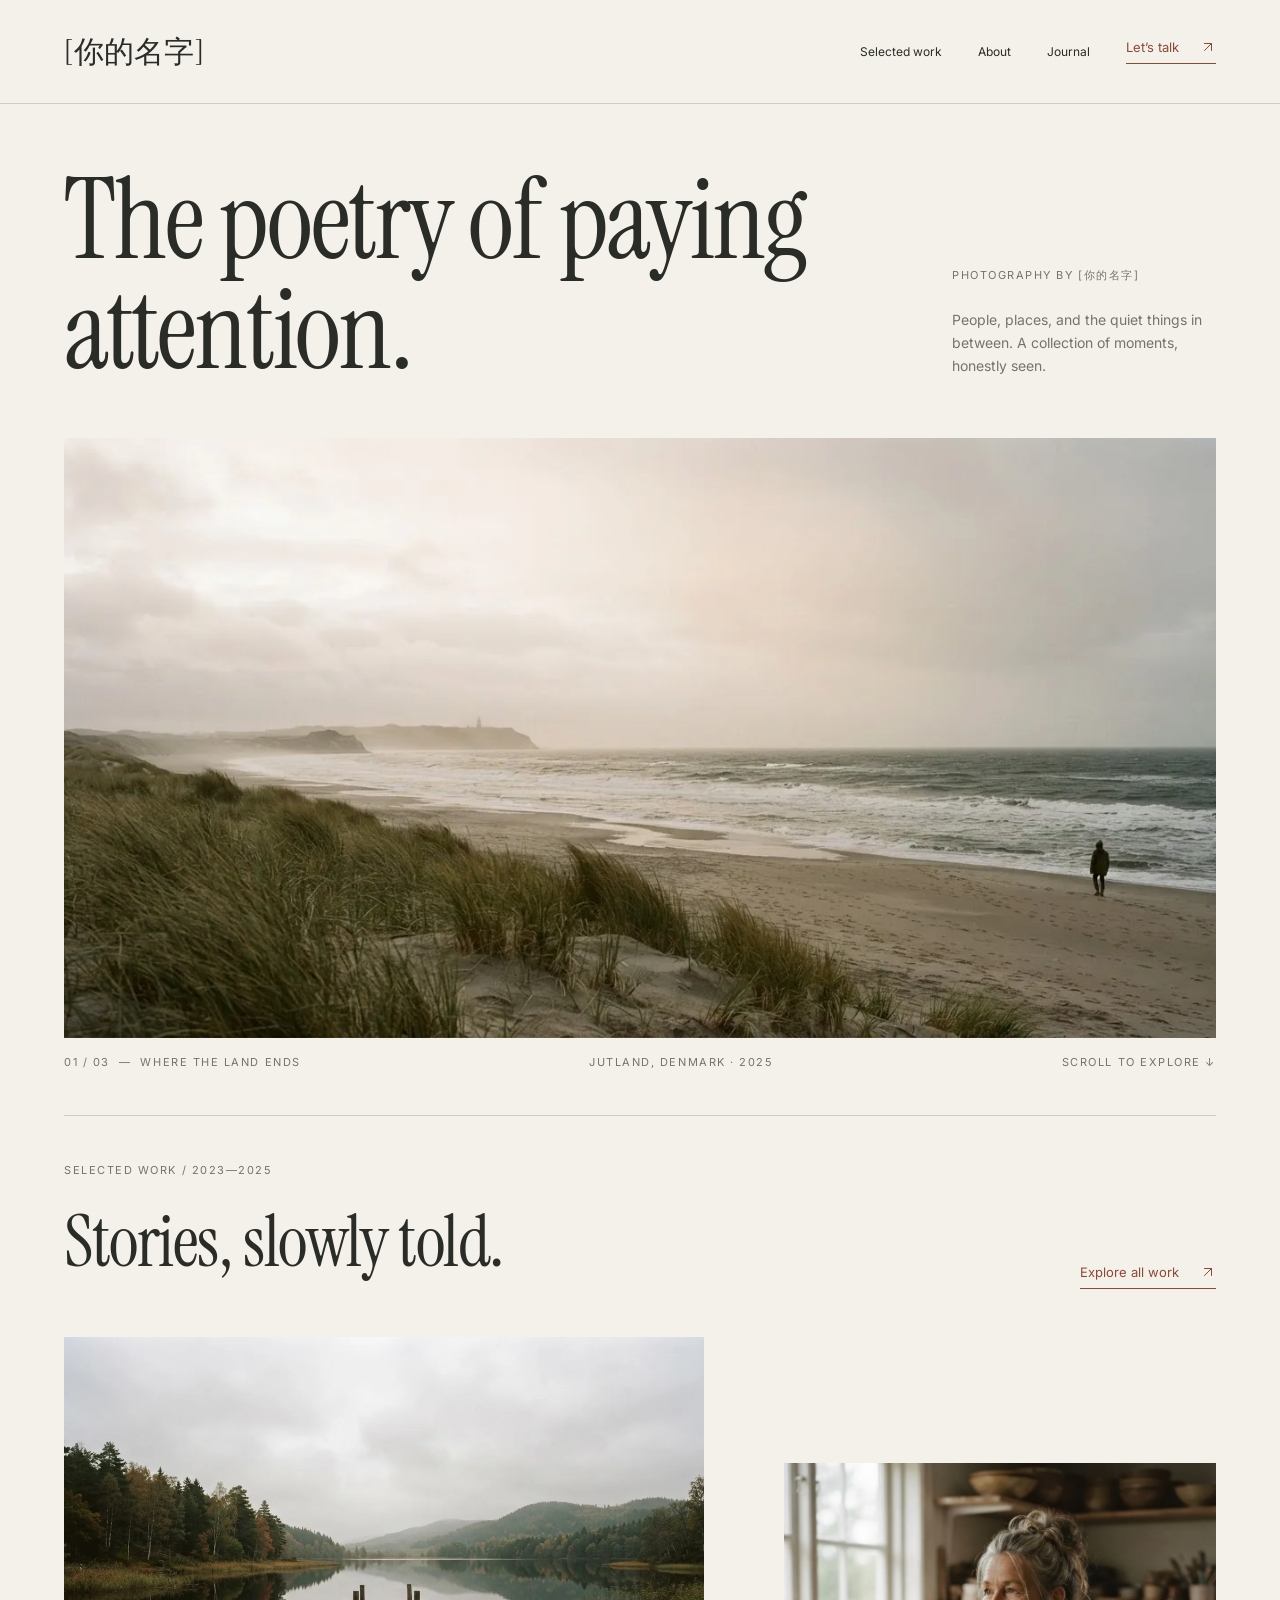
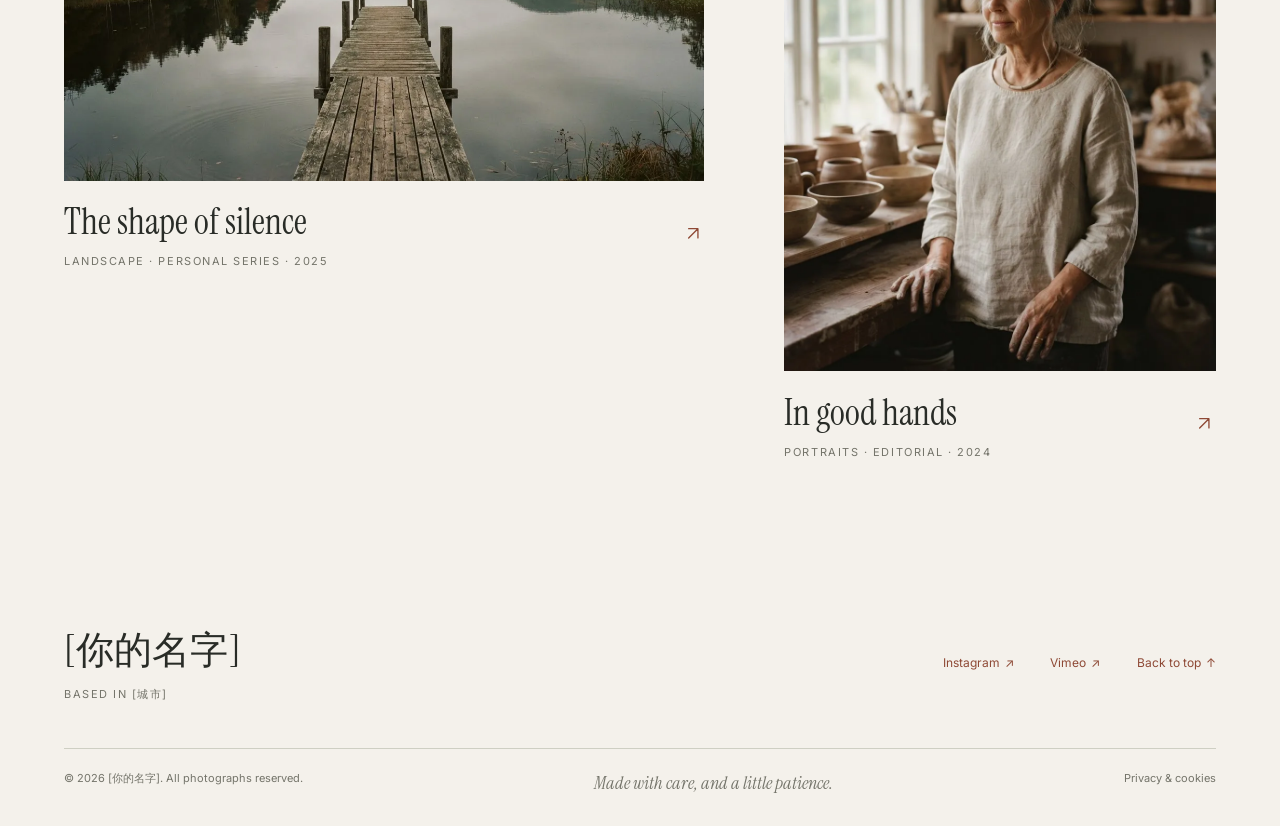
<file: index.html>
<!doctype html>
<html lang="zh-CN"><head>
<meta charset="utf-8">
<meta name="viewport" content="width=device-width, initial-scale=1">
<title>[你的名字] — 摄影作品</title>
<meta name="description" content="People, places, and the quiet things in between.">
<link rel="preload" href="assets/fonts/instrument-serif.woff2" as="font" type="font/woff2" crossorigin="">
<link rel="preload" href="assets/fonts/inter-400.woff2" as="font" type="font/woff2" crossorigin="">
<link rel="icon" href="data:image/svg+xml,%3Csvg xmlns='http://www.w3.org/2000/svg' viewBox='0 0 32 32'%3E%3Ccircle cx='16' cy='16' r='7' fill='%238e4935'/%3E%3C/svg%3E">
<link rel="stylesheet" href="assets/css/style.css">
</head>
<body id="top">

<header class="site-header">
  <div class="wrap">
    <a class="logo" href="index.html" data-id="H1"><span data-e="site.name">[你的名字]</span></a>
    <nav class="nav" aria-label="主导航" data-id="H2">
      <a href="work.html"><span data-e="site.nav1">Selected work</span></a>
      <a href="about.html"><span data-e="site.nav2">About</span></a>
      <a href="journal.html"><span data-e="site.nav3">Journal</span></a>
      <a class="text-link cta" href="contact.html" data-id="H3"><span data-e="site.cta">Let’s talk</span><svg class="arrow" viewBox="0 0 8 8" aria-hidden="true"><path d="M0.5 0.5H7.5V7.5M7.5 0.5L0.5 7.5"></path></svg></a>
    </nav>
  </div>
</header>

<main>
  <section class="hero wrap">
    <div class="hero-top">
      <h1 class="display-xl" data-id="A1" data-e="A1">The poetry of paying<br>attention.</h1>
      <div class="hero-aside" data-id="A2">
        <span class="label"><span data-e="A2.label">Photography by</span> <span data-e="site.name">[你的名字]</span></span>
        <p data-e="A2.text">People, places, and the quiet things in between. A collection of moments, honestly seen.</p>
      </div>
    </div>
    <figure class="hero-figure">
      <div class="frame" data-id="A3"><img src="assets/img/home-hero.webp" alt="Dunes and a beach under a pale sky, one person walking by the water" width="1584" height="672" fetchpriority="high" data-i="A3"></div>
      <figcaption class="caption-row label" data-id="A4">
        <span data-e="A4.1">01 / 03&nbsp; —&nbsp; Where the land ends</span>
        <span data-e="A4.2">Jutland, Denmark · 2025</span>
        <span class="scroll-hint" data-e="A4.3">Scroll to explore ↓</span>
      </figcaption>
    </figure>
    <hr class="hero-rule">
  </section>

  <section class="home-work wrap">
    <div class="section-head">
      <div>
        <span class="label" data-id="A5" data-e="A5">Selected work / 2023—2025</span>
        <h2 class="display-l" data-id="A6" data-e="A6">Stories, slowly told.</h2>
      </div>
      <a class="text-link" href="work.html" data-id="A7"><span data-e="A7">Explore all work</span><svg class="arrow" viewBox="0 0 8 8" aria-hidden="true"><path d="M0.5 0.5H7.5V7.5M7.5 0.5L0.5 7.5"></path></svg></a>
    </div>
    <div class="work-grid">
      <a class="work-card" href="work.html" data-id="A8">
        <div class="frame"><img src="assets/img/work-silence.webp" alt="A wooden jetty reaching into a still lake under grey cloud" width="1264" height="848" loading="lazy" data-i="site.w1"></div>
        <div class="card-title"><h3 class="title-36" data-e="site.w1.title">The shape of silence</h3><svg class="arrow" viewBox="0 0 8 8" aria-hidden="true"><path d="M0.5 0.5H7.5V7.5M7.5 0.5L0.5 7.5"></path></svg></div>
        <span class="label" data-e="site.w1.meta">Landscape · Personal series · 2025</span>
      </a>
      <a class="work-card tall" href="work.html" data-id="A9">
        <div class="frame"><img src="assets/img/work-hands.webp" alt="A potter standing in her studio by the window" width="928" height="1152" loading="lazy" data-i="site.w2"></div>
        <div class="card-title"><h3 class="title-36" data-e="site.w2.title">In good hands</h3><svg class="arrow" viewBox="0 0 8 8" aria-hidden="true"><path d="M0.5 0.5H7.5V7.5M7.5 0.5L0.5 7.5"></path></svg></div>
        <span class="label" data-e="site.w2.meta">Portraits · Editorial · 2024</span>
      </a>
    </div>
  </section>
</main>

<footer class="site-footer">
  <div class="wrap">
    <div class="footer-top">
      <div>
        <p class="footer-name" data-id="F1"><span data-e="site.name">[你的名字]</span></p>
        <span class="label" data-id="F2"><span data-e="site.based">Based in</span> <span data-e="site.city">[城市]</span></span>
      </div>
      <ul class="footer-links" data-id="F3">
        <li><a href="#" data-href="site.social1"><span data-e="site.social1">Instagram</span> <span class="ar">↗</span></a></li>
        <li><a href="#" data-href="site.social2"><span data-e="site.social2">Vimeo</span> <span class="ar">↗</span></a></li>
        <li><a href="#top" class="to-top"><span data-e="site.top">Back to top</span> <span class="ar">↑</span></a></li>
      </ul>
    </div>
    <div class="footer-bottom">
      <p class="small" data-id="F4">© <span data-e="site.year">2026</span> <span data-e="site.name">[你的名字]</span>. <span data-e="site.rights">All photographs reserved.</span></p>
      <p class="made" data-id="F5"><span data-e="site.made">Made with care, and a little patience.</span></p>
      <a class="small" href="#" data-id="F6"><span data-e="site.privacy">Privacy &amp; cookies</span></a>
    </div>
  </div>
</footer>

<script src="assets/js/site.js"></script>
</body>
</html>
</file>
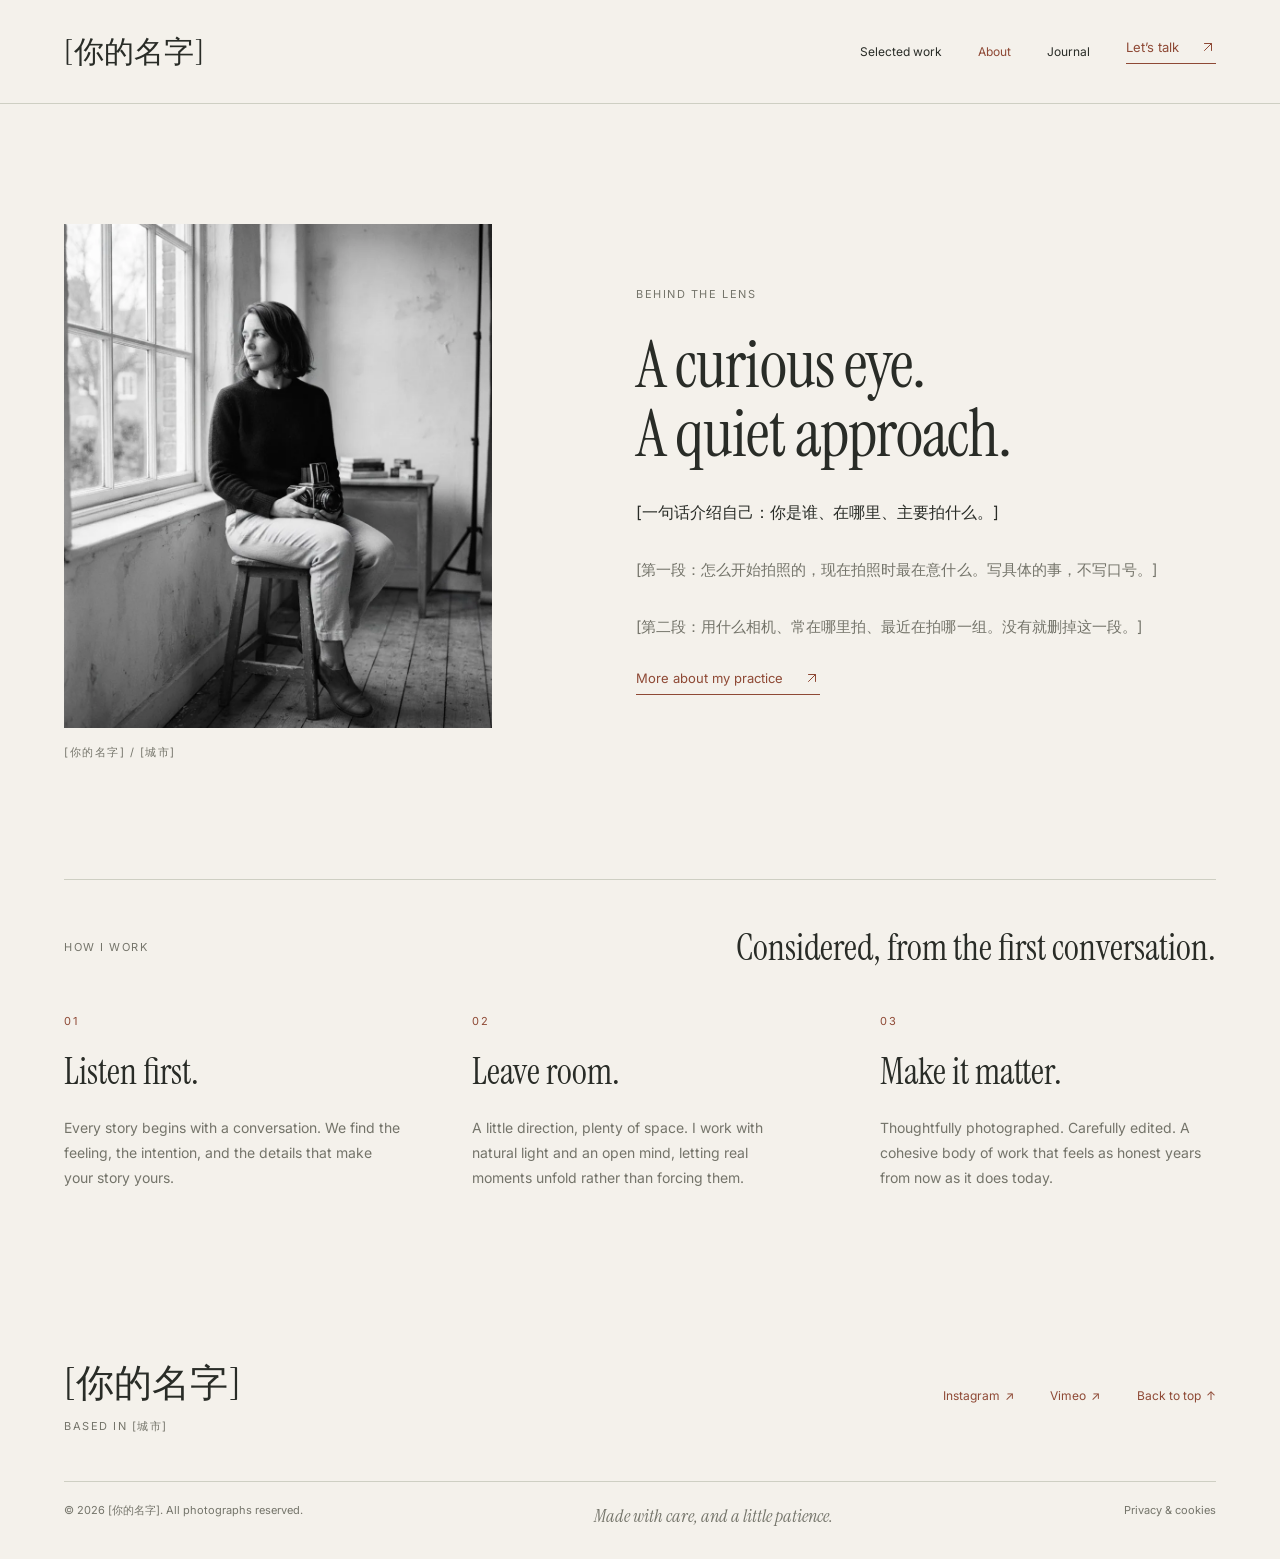
<file: about.html>
<!doctype html>
<html lang="zh-CN"><head>
<meta charset="utf-8">
<meta name="viewport" content="width=device-width, initial-scale=1">
<title>About — [你的名字]</title>
<meta name="description" content="People, places, and the quiet things in between.">
<link rel="preload" href="assets/fonts/instrument-serif.woff2" as="font" type="font/woff2" crossorigin="">
<link rel="preload" href="assets/fonts/inter-400.woff2" as="font" type="font/woff2" crossorigin="">
<link rel="icon" href="data:image/svg+xml,%3Csvg xmlns='http://www.w3.org/2000/svg' viewBox='0 0 32 32'%3E%3Ccircle cx='16' cy='16' r='7' fill='%238e4935'/%3E%3C/svg%3E">
<link rel="stylesheet" href="assets/css/style.css">
</head>
<body id="top">

<header class="site-header">
  <div class="wrap">
    <a class="logo" href="index.html" data-id="H1"><span data-e="site.name">[你的名字]</span></a>
    <nav class="nav" aria-label="主导航" data-id="H2">
      <a href="work.html"><span data-e="site.nav1">Selected work</span></a>
      <a href="about.html" aria-current="page"><span data-e="site.nav2">About</span></a>
      <a href="journal.html"><span data-e="site.nav3">Journal</span></a>
      <a class="text-link cta" href="contact.html" data-id="H3"><span data-e="site.cta">Let’s talk</span><svg class="arrow" viewBox="0 0 8 8" aria-hidden="true"><path d="M0.5 0.5H7.5V7.5M7.5 0.5L0.5 7.5"></path></svg></a>
    </nav>
  </div>
</header>

<main>
  <section class="about-intro wrap">
    <figure>
      <div class="frame" data-id="C1"><img src="assets/img/about-portrait.webp" alt="Portrait of the photographer by a window, holding a camera" width="928" height="1152" data-i="C1"></div>
      <figcaption class="label" data-id="C2"><span data-e="site.name">[你的名字]</span> / <span data-e="C2.place">[城市]</span></figcaption>
    </figure>
    <div class="about-text">
      <span class="label" data-id="C3" data-e="C3">Behind the lens</span>
      <h1 data-id="C4" data-e="C4">A curious eye.<br>A quiet approach.</h1>
      <p class="lead" data-id="C5" data-e="C5">[一句话介绍自己：你是谁、在哪里、主要拍什么。]</p>
      <p class="body-15" data-id="C6" data-e="C6">[第一段：怎么开始拍照的，现在拍照时最在意什么。写具体的事，不写口号。]</p>
      <p class="body-15" data-id="C7" data-e="C7">[第二段：用什么相机、常在哪里拍、最近在拍哪一组。没有就删掉这一段。]</p>
      <a class="text-link" href="contact.html" data-id="C8"><span data-e="C8">More about my practice</span><svg class="arrow" viewBox="0 0 8 8" aria-hidden="true"><path d="M0.5 0.5H7.5V7.5M7.5 0.5L0.5 7.5"></path></svg></a>
    </div>
  </section>

  <section class="wrap">
    <hr class="about-rule">
    <div class="process-head">
      <span class="label" data-id="C9" data-e="C9">How I work</span>
      <h2 class="title-36" data-id="C10" data-e="C10">Considered, from the first conversation.</h2>
    </div>
    <div class="process-grid">
      <div data-id="C11">
        <span class="label num" data-e="C11.num">01</span>
        <h3 class="title-36" data-e="C11.title">Listen first.</h3>
        <p data-e="C11.text">Every story begins with a conversation. We find the feeling, the intention, and the details that make your story yours.</p>
      </div>
      <div data-id="C12">
        <span class="label num" data-e="C12.num">02</span>
        <h3 class="title-36" data-e="C12.title">Leave room.</h3>
        <p data-e="C12.text">A little direction, plenty of space. I work with natural light and an open mind, letting real moments unfold rather than forcing them.</p>
      </div>
      <div data-id="C13">
        <span class="label num" data-e="C13.num">03</span>
        <h3 class="title-36" data-e="C13.title">Make it matter.</h3>
        <p data-e="C13.text">Thoughtfully photographed. Carefully edited. A cohesive body of work that feels as honest years from now as it does today.</p>
      </div>
    </div>
  </section>
</main>

<footer class="site-footer">
  <div class="wrap">
    <div class="footer-top">
      <div>
        <p class="footer-name" data-id="F1"><span data-e="site.name">[你的名字]</span></p>
        <span class="label" data-id="F2"><span data-e="site.based">Based in</span> <span data-e="site.city">[城市]</span></span>
      </div>
      <ul class="footer-links" data-id="F3">
        <li><a href="#" data-href="site.social1"><span data-e="site.social1">Instagram</span> <span class="ar">↗</span></a></li>
        <li><a href="#" data-href="site.social2"><span data-e="site.social2">Vimeo</span> <span class="ar">↗</span></a></li>
        <li><a href="#top" class="to-top"><span data-e="site.top">Back to top</span> <span class="ar">↑</span></a></li>
      </ul>
    </div>
    <div class="footer-bottom">
      <p class="small" data-id="F4">© <span data-e="site.year">2026</span> <span data-e="site.name">[你的名字]</span>. <span data-e="site.rights">All photographs reserved.</span></p>
      <p class="made" data-id="F5"><span data-e="site.made">Made with care, and a little patience.</span></p>
      <a class="small" href="#" data-id="F6"><span data-e="site.privacy">Privacy &amp; cookies</span></a>
    </div>
  </div>
</footer>

<script src="assets/js/site.js"></script>
</body>
</html>
</file>
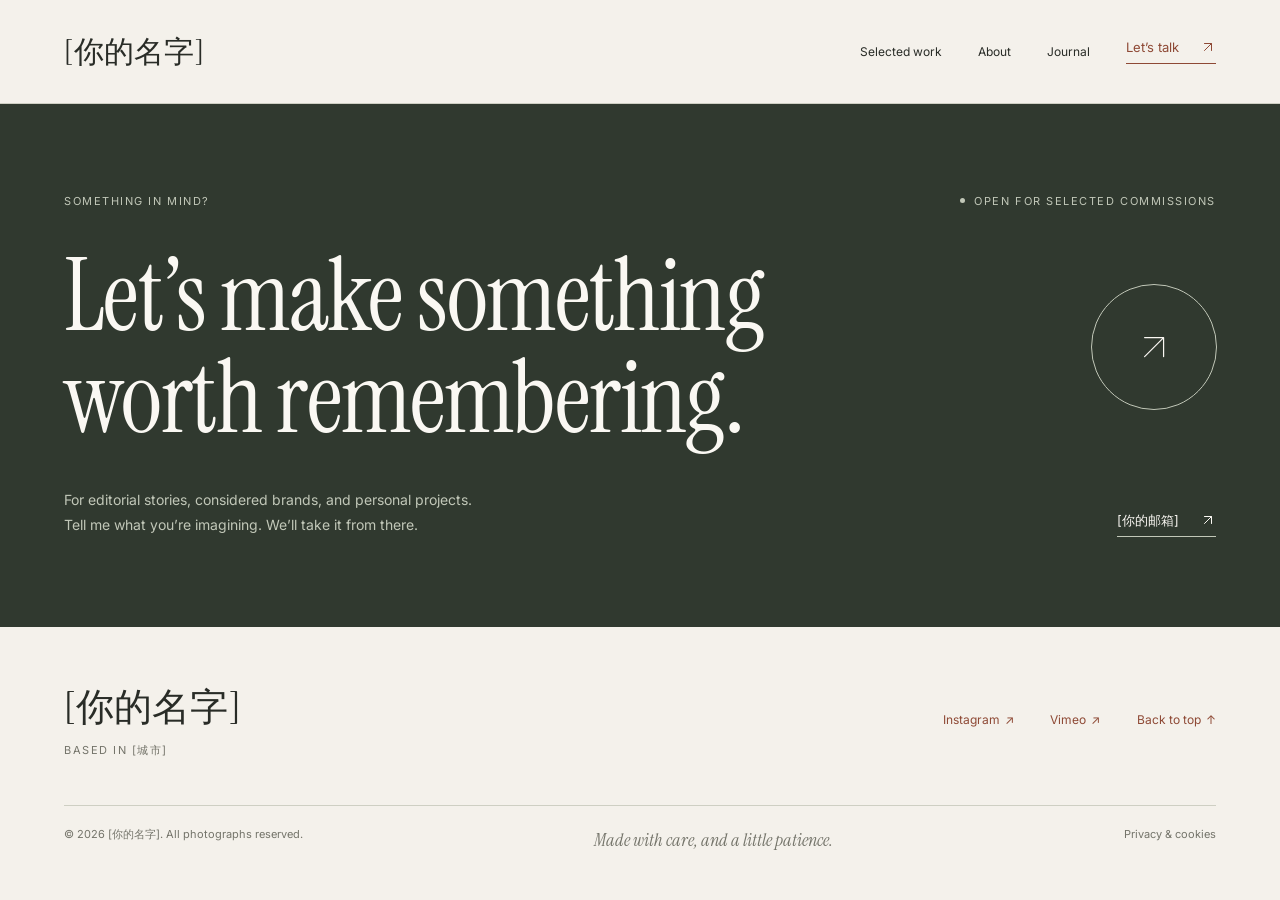
<file: contact.html>
<!doctype html>
<html lang="zh-CN"><head>
<meta charset="utf-8">
<meta name="viewport" content="width=device-width, initial-scale=1">
<title>Contact — [你的名字]</title>
<meta name="description" content="People, places, and the quiet things in between.">
<link rel="preload" href="assets/fonts/instrument-serif.woff2" as="font" type="font/woff2" crossorigin="">
<link rel="preload" href="assets/fonts/inter-400.woff2" as="font" type="font/woff2" crossorigin="">
<link rel="icon" href="data:image/svg+xml,%3Csvg xmlns='http://www.w3.org/2000/svg' viewBox='0 0 32 32'%3E%3Ccircle cx='16' cy='16' r='7' fill='%238e4935'/%3E%3C/svg%3E">
<link rel="stylesheet" href="assets/css/style.css">
</head>
<body id="top" class="has-band">

<header class="site-header">
  <div class="wrap">
    <a class="logo" href="index.html" data-id="H1"><span data-e="site.name">[你的名字]</span></a>
    <nav class="nav" aria-label="主导航" data-id="H2">
      <a href="work.html"><span data-e="site.nav1">Selected work</span></a>
      <a href="about.html"><span data-e="site.nav2">About</span></a>
      <a href="journal.html"><span data-e="site.nav3">Journal</span></a>
      <a class="text-link cta" href="contact.html" aria-current="page" data-id="H3"><span data-e="site.cta">Let’s talk</span><svg class="arrow" viewBox="0 0 8 8" aria-hidden="true"><path d="M0.5 0.5H7.5V7.5M7.5 0.5L0.5 7.5"></path></svg></a>
    </nav>
  </div>
</header>

<main>
  <section class="contact">
    <div class="wrap">
      <div class="contact-top">
        <span class="label" data-id="E1" data-e="E1">Something in mind?</span>
        <span class="label availability" data-id="E2"><span data-e="E2">Open for selected commissions</span></span>
      </div>
      <h1 data-id="E3" data-e="E3">Let’s make something<br> worth remembering.</h1>
      <p data-id="E4" data-e="E4">For editorial stories, considered brands, and personal projects.<br> Tell me what you’re imagining. We’ll take it from there.</p>
      <a class="circle-link" href="mailto:you@example.com" aria-label="发邮件" data-id="E5" data-href="site.email"><svg class="arrow" viewBox="0 0 20.2 20.2" aria-hidden="true"><path d="M0.6 0.6H19.6V19.6M19.6 0.6L0.6 19.6" style="stroke-width:1.2"></path></svg></a>
      <a class="text-link email" href="mailto:you@example.com" data-id="E6" data-href="site.email"><span data-e="site.email">[你的邮箱]</span><svg class="arrow" viewBox="0 0 8 8" aria-hidden="true"><path d="M0.5 0.5H7.5V7.5M7.5 0.5L0.5 7.5"></path></svg></a>
    </div>
  </section>
</main>

<footer class="site-footer">
  <div class="wrap">
    <div class="footer-top">
      <div>
        <p class="footer-name" data-id="F1"><span data-e="site.name">[你的名字]</span></p>
        <span class="label" data-id="F2"><span data-e="site.based">Based in</span> <span data-e="site.city">[城市]</span></span>
      </div>
      <ul class="footer-links" data-id="F3">
        <li><a href="#" data-href="site.social1"><span data-e="site.social1">Instagram</span> <span class="ar">↗</span></a></li>
        <li><a href="#" data-href="site.social2"><span data-e="site.social2">Vimeo</span> <span class="ar">↗</span></a></li>
        <li><a href="#top" class="to-top"><span data-e="site.top">Back to top</span> <span class="ar">↑</span></a></li>
      </ul>
    </div>
    <div class="footer-bottom">
      <p class="small" data-id="F4">© <span data-e="site.year">2026</span> <span data-e="site.name">[你的名字]</span>. <span data-e="site.rights">All photographs reserved.</span></p>
      <p class="made" data-id="F5"><span data-e="site.made">Made with care, and a little patience.</span></p>
      <a class="small" href="#" data-id="F6"><span data-e="site.privacy">Privacy &amp; cookies</span></a>
    </div>
  </div>
</footer>

<script src="assets/js/site.js"></script>
</body>
</html>
</file>
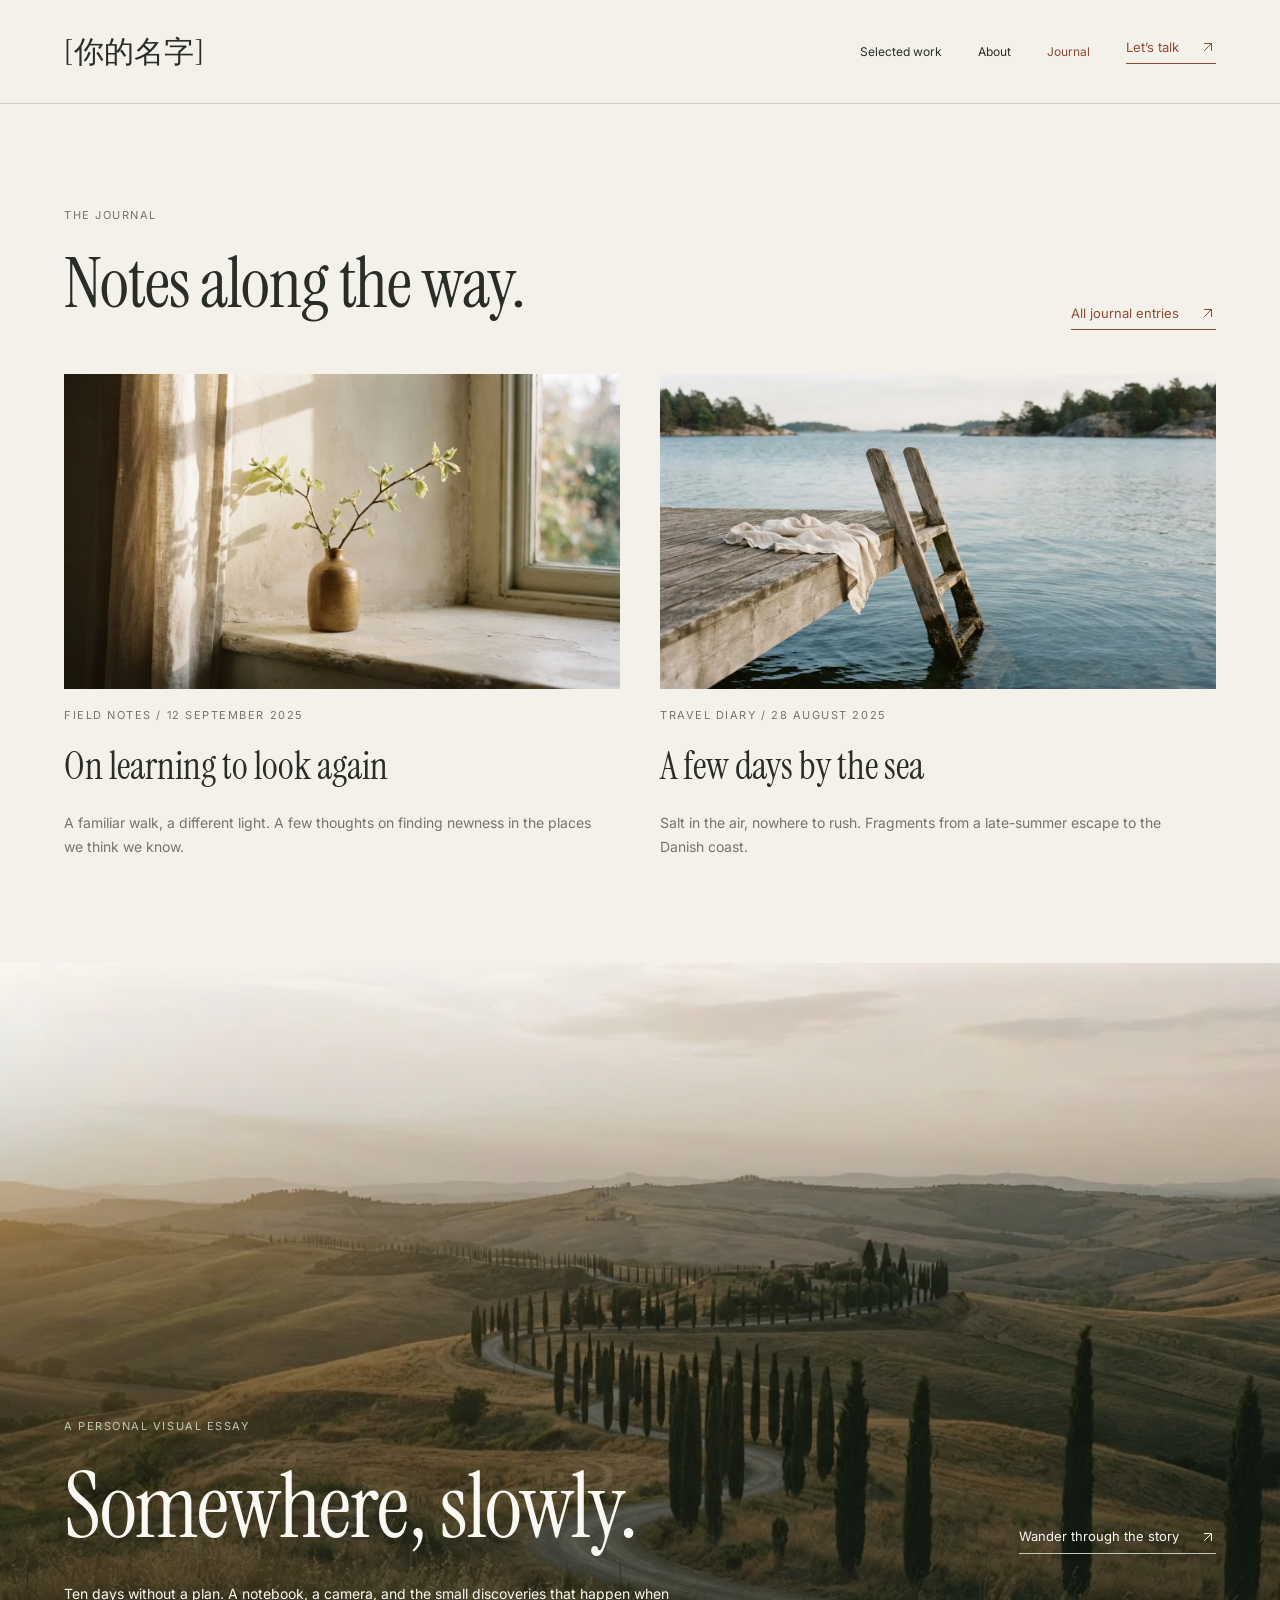
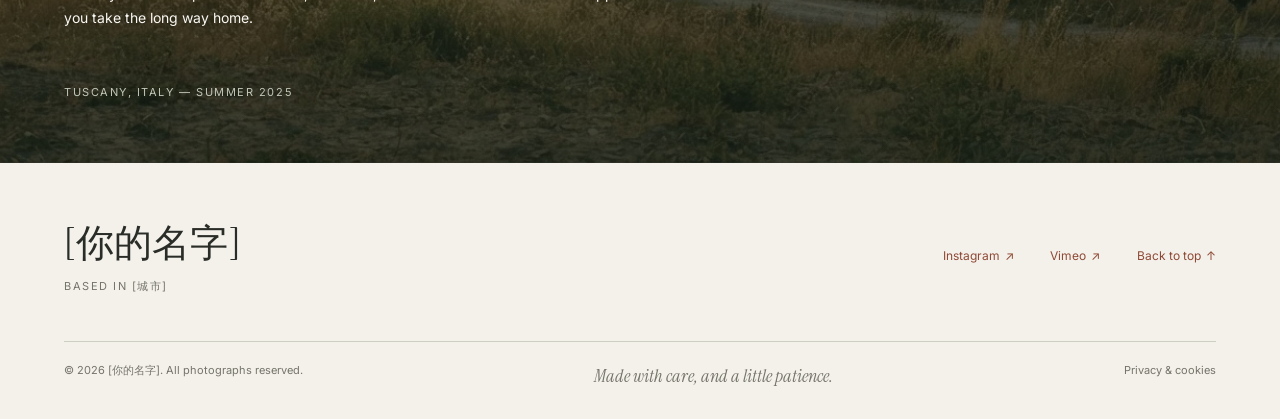
<file: journal.html>
<!doctype html>
<html lang="zh-CN"><head>
<meta charset="utf-8">
<meta name="viewport" content="width=device-width, initial-scale=1">
<title>Journal — [你的名字]</title>
<meta name="description" content="People, places, and the quiet things in between.">
<link rel="preload" href="assets/fonts/instrument-serif.woff2" as="font" type="font/woff2" crossorigin="">
<link rel="preload" href="assets/fonts/inter-400.woff2" as="font" type="font/woff2" crossorigin="">
<link rel="icon" href="data:image/svg+xml,%3Csvg xmlns='http://www.w3.org/2000/svg' viewBox='0 0 32 32'%3E%3Ccircle cx='16' cy='16' r='7' fill='%238e4935'/%3E%3C/svg%3E">
<link rel="stylesheet" href="assets/css/style.css">
</head>
<body id="top" class="has-band">

<header class="site-header">
  <div class="wrap">
    <a class="logo" href="index.html" data-id="H1"><span data-e="site.name">[你的名字]</span></a>
    <nav class="nav" aria-label="主导航" data-id="H2">
      <a href="work.html"><span data-e="site.nav1">Selected work</span></a>
      <a href="about.html"><span data-e="site.nav2">About</span></a>
      <a href="journal.html" aria-current="page"><span data-e="site.nav3">Journal</span></a>
      <a class="text-link cta" href="contact.html" data-id="H3"><span data-e="site.cta">Let’s talk</span><svg class="arrow" viewBox="0 0 8 8" aria-hidden="true"><path d="M0.5 0.5H7.5V7.5M7.5 0.5L0.5 7.5"></path></svg></a>
    </nav>
  </div>
</header>

<main>
  <section class="page-journal wrap">
    <div class="section-head">
      <div>
        <span class="label" data-id="D1" data-e="D1">The journal</span>
        <h1 class="" data-id="D2" data-e="D2">Notes along the way.</h1>
      </div>
      <a class="text-link" href="journal.html" data-id="D3"><span data-e="D3">All journal entries</span><svg class="arrow" viewBox="0 0 8 8" aria-hidden="true"><path d="M0.5 0.5H7.5V7.5M7.5 0.5L0.5 7.5"></path></svg></a>
    </div>
    <div class="journal-grid">
      <a class="entry" href="journal.html" data-id="D4">
        <div class="frame"><img src="assets/img/journal-look.webp" alt="A small vase with a green branch on a sunlit windowsill" width="1376" height="768" data-i="D4"></div>
        <span class="label" data-e="D4.label">Field notes / 12 September 2025</span>
        <h2 class="title-38" data-e="D4.title">On learning to look again</h2>
        <p class="body-14" data-e="D4.text">A familiar walk, a different light. A few thoughts on finding newness in the places we think we know.</p>
      </a>
      <a class="entry" href="journal.html" data-id="D5">
        <div class="frame"><img src="assets/img/journal-sea.webp" alt="A towel on a wooden jetty with a ladder into the sea" width="1376" height="768" data-i="D5"></div>
        <span class="label" data-e="D5.label">Travel diary / 28 August 2025</span>
        <h2 class="title-38" data-e="D5.title">A few days by the sea</h2>
        <p class="body-14" data-e="D5.text">Salt in the air, nowhere to rush. Fragments from a late-summer escape to the Danish coast.</p>
      </a>
    </div>
  </section>

  <section class="essay" data-id="D6">
    <div class="frame"><img src="assets/img/journal-feature.webp" alt="" width="1376" height="768" loading="lazy" data-i="D6"></div>
    <div class="wrap">
      <span class="label" data-e="D6.label">A personal visual essay</span>
      <h2 data-e="D6.title">Somewhere, slowly.</h2>
      <p data-e="D6.text">Ten days without a plan. A notebook, a camera, and the small discoveries that happen when you take the long way home.</p>
      <span class="label essay-place" data-e="D6.place">Tuscany, Italy — Summer 2025</span>
      <a class="text-link" href="journal.html" data-id="D7"><span data-e="D7">Wander through the story</span><svg class="arrow" viewBox="0 0 8 8" aria-hidden="true"><path d="M0.5 0.5H7.5V7.5M7.5 0.5L0.5 7.5"></path></svg></a>
    </div>
  </section>
</main>

<footer class="site-footer">
  <div class="wrap">
    <div class="footer-top">
      <div>
        <p class="footer-name" data-id="F1"><span data-e="site.name">[你的名字]</span></p>
        <span class="label" data-id="F2"><span data-e="site.based">Based in</span> <span data-e="site.city">[城市]</span></span>
      </div>
      <ul class="footer-links" data-id="F3">
        <li><a href="#" data-href="site.social1"><span data-e="site.social1">Instagram</span> <span class="ar">↗</span></a></li>
        <li><a href="#" data-href="site.social2"><span data-e="site.social2">Vimeo</span> <span class="ar">↗</span></a></li>
        <li><a href="#top" class="to-top"><span data-e="site.top">Back to top</span> <span class="ar">↑</span></a></li>
      </ul>
    </div>
    <div class="footer-bottom">
      <p class="small" data-id="F4">© <span data-e="site.year">2026</span> <span data-e="site.name">[你的名字]</span>. <span data-e="site.rights">All photographs reserved.</span></p>
      <p class="made" data-id="F5"><span data-e="site.made">Made with care, and a little patience.</span></p>
      <a class="small" href="#" data-id="F6"><span data-e="site.privacy">Privacy &amp; cookies</span></a>
    </div>
  </div>
</footer>

<script src="assets/js/site.js"></script>
</body>
</html>
</file>
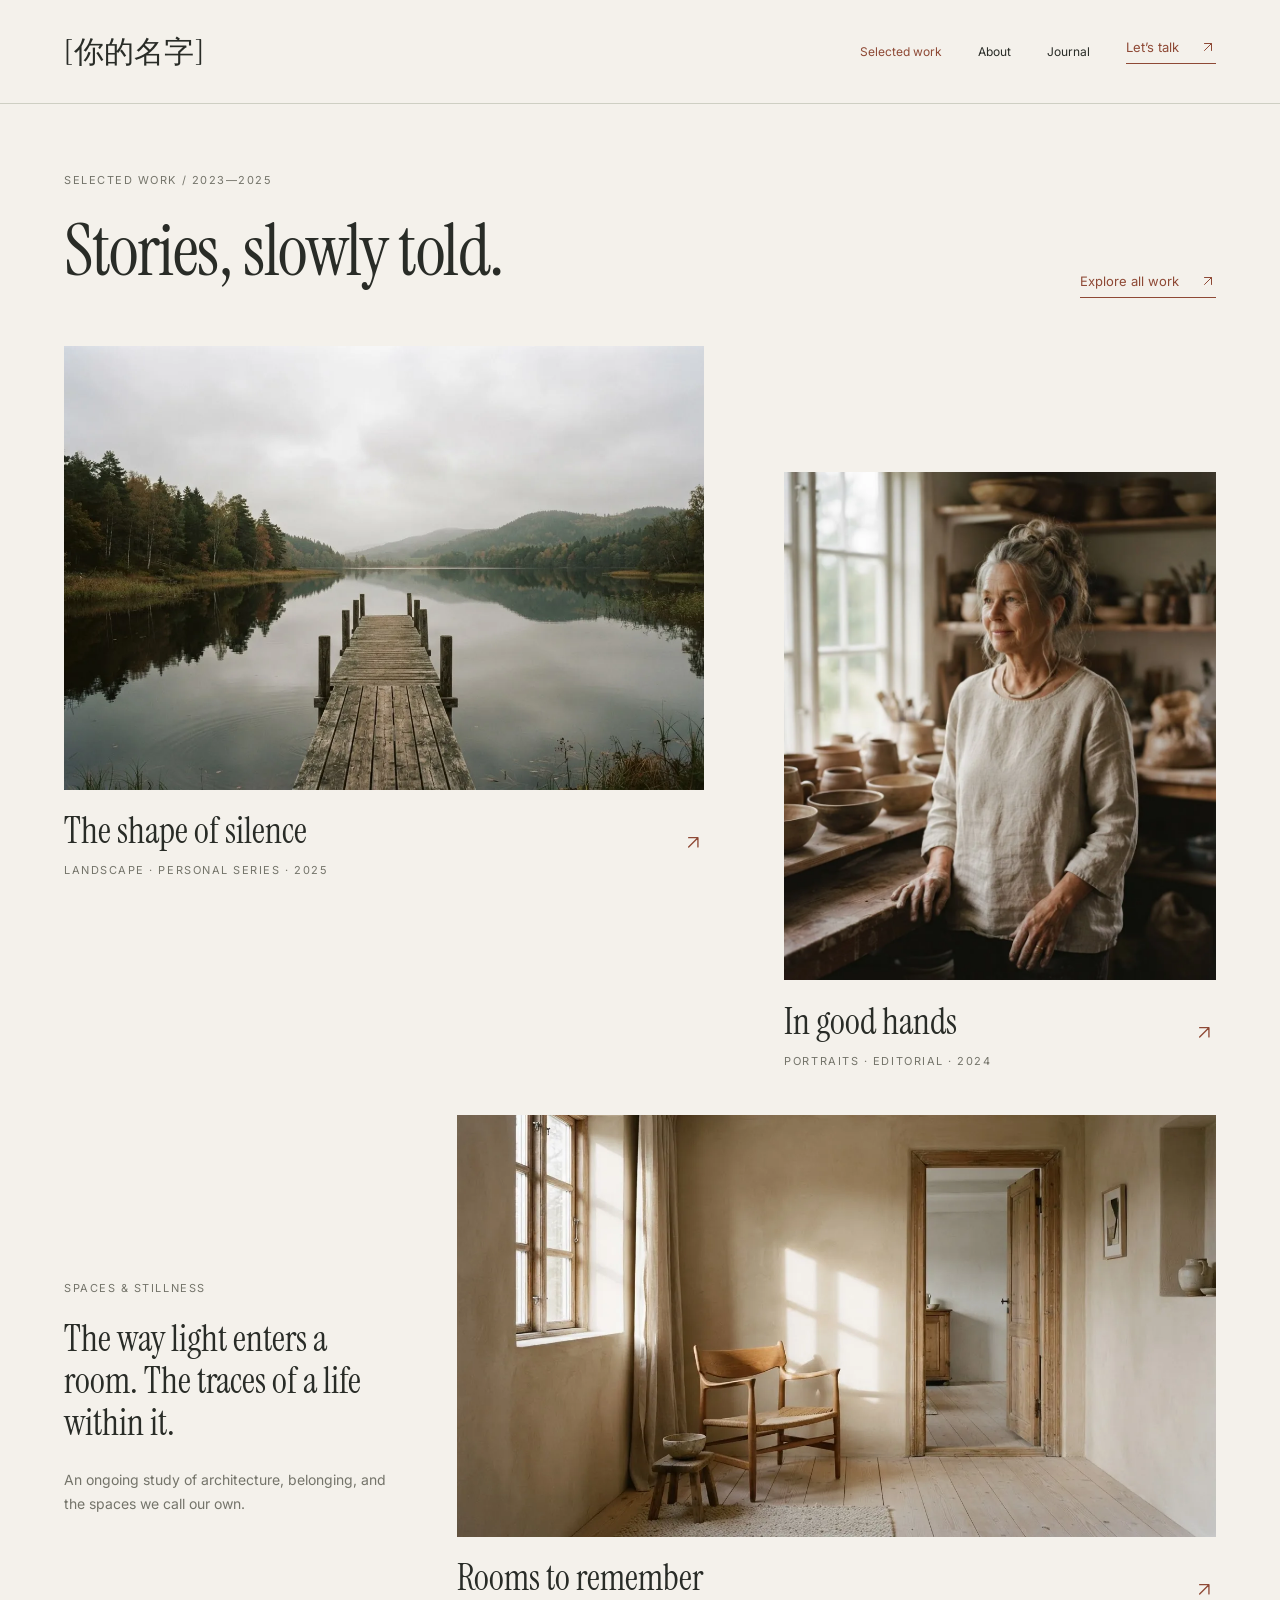
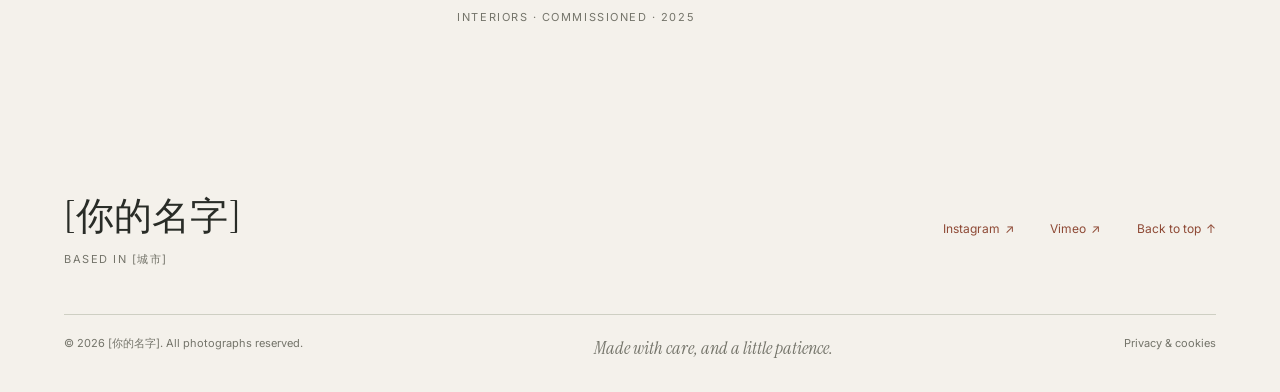
<file: work.html>
<!doctype html>
<html lang="zh-CN"><head>
<meta charset="utf-8">
<meta name="viewport" content="width=device-width, initial-scale=1">
<title>Selected work — [你的名字]</title>
<meta name="description" content="People, places, and the quiet things in between.">
<link rel="preload" href="assets/fonts/instrument-serif.woff2" as="font" type="font/woff2" crossorigin="">
<link rel="preload" href="assets/fonts/inter-400.woff2" as="font" type="font/woff2" crossorigin="">
<link rel="icon" href="data:image/svg+xml,%3Csvg xmlns='http://www.w3.org/2000/svg' viewBox='0 0 32 32'%3E%3Ccircle cx='16' cy='16' r='7' fill='%238e4935'/%3E%3C/svg%3E">
<link rel="stylesheet" href="assets/css/style.css">
</head>
<body id="top">

<header class="site-header">
  <div class="wrap">
    <a class="logo" href="index.html" data-id="H1"><span data-e="site.name">[你的名字]</span></a>
    <nav class="nav" aria-label="主导航" data-id="H2">
      <a href="work.html" aria-current="page"><span data-e="site.nav1">Selected work</span></a>
      <a href="about.html"><span data-e="site.nav2">About</span></a>
      <a href="journal.html"><span data-e="site.nav3">Journal</span></a>
      <a class="text-link cta" href="contact.html" data-id="H3"><span data-e="site.cta">Let’s talk</span><svg class="arrow" viewBox="0 0 8 8" aria-hidden="true"><path d="M0.5 0.5H7.5V7.5M7.5 0.5L0.5 7.5"></path></svg></a>
    </nav>
  </div>
</header>

<main>
  <section class="page-work wrap">
    <div class="section-head">
      <div>
        <span class="label" data-id="B1" data-e="B1">Selected work / 2023—2025</span>
        <h1 class="display-l" data-id="B2" data-e="B2">Stories, slowly told.</h1>
      </div>
      <a class="text-link" href="work.html" data-id="B3"><span data-e="B3">Explore all work</span><svg class="arrow" viewBox="0 0 8 8" aria-hidden="true"><path d="M0.5 0.5H7.5V7.5M7.5 0.5L0.5 7.5"></path></svg></a>
    </div>
    <div class="work-grid">
      <a class="work-card" href="work.html" data-id="B4">
        <div class="frame"><img src="assets/img/work-silence.webp" alt="A wooden jetty reaching into a still lake under grey cloud" width="1264" height="848" data-i="site.w1"></div>
        <div class="card-title"><h3 class="title-36" data-e="site.w1.title">The shape of silence</h3><svg class="arrow" viewBox="0 0 8 8" aria-hidden="true"><path d="M0.5 0.5H7.5V7.5M7.5 0.5L0.5 7.5"></path></svg></div>
        <span class="label" data-e="site.w1.meta">Landscape · Personal series · 2025</span>
      </a>
      <a class="work-card tall" href="work.html" data-id="B5">
        <div class="frame"><img src="assets/img/work-hands.webp" alt="A potter standing in her studio by the window" width="928" height="1152" data-i="site.w2"></div>
        <div class="card-title"><h3 class="title-36" data-e="site.w2.title">In good hands</h3><svg class="arrow" viewBox="0 0 8 8" aria-hidden="true"><path d="M0.5 0.5H7.5V7.5M7.5 0.5L0.5 7.5"></path></svg></div>
        <span class="label" data-e="site.w2.meta">Portraits · Editorial · 2024</span>
      </a>
    </div>
    <div class="feature-row">
      <div class="feature-text" data-id="B6">
        <span class="label" data-e="B6.label">Spaces &amp; stillness</span>
        <h2 data-e="B6.title">The way light enters a room. The traces of a life within it.</h2>
        <p class="body-14" data-e="B6.text">An ongoing study of architecture, belonging, and the spaces we call our own.</p>
      </div>
      <a class="work-card" href="work.html" data-id="B7">
        <div class="frame"><img src="assets/img/work-rooms.webp" alt="A quiet room with a wooden chair in afternoon light" width="1376" height="768" loading="lazy" data-i="B7"></div>
        <div class="card-title"><h3 class="title-36" data-e="B7.title">Rooms to remember</h3><svg class="arrow" viewBox="0 0 8 8" aria-hidden="true"><path d="M0.5 0.5H7.5V7.5M7.5 0.5L0.5 7.5"></path></svg></div>
        <span class="label" data-e="B7.meta">Interiors · Commissioned · 2025</span>
      </a>
    </div>
  </section>
</main>

<footer class="site-footer">
  <div class="wrap">
    <div class="footer-top">
      <div>
        <p class="footer-name" data-id="F1"><span data-e="site.name">[你的名字]</span></p>
        <span class="label" data-id="F2"><span data-e="site.based">Based in</span> <span data-e="site.city">[城市]</span></span>
      </div>
      <ul class="footer-links" data-id="F3">
        <li><a href="#" data-href="site.social1"><span data-e="site.social1">Instagram</span> <span class="ar">↗</span></a></li>
        <li><a href="#" data-href="site.social2"><span data-e="site.social2">Vimeo</span> <span class="ar">↗</span></a></li>
        <li><a href="#top" class="to-top"><span data-e="site.top">Back to top</span> <span class="ar">↑</span></a></li>
      </ul>
    </div>
    <div class="footer-bottom">
      <p class="small" data-id="F4">© <span data-e="site.year">2026</span> <span data-e="site.name">[你的名字]</span>. <span data-e="site.rights">All photographs reserved.</span></p>
      <p class="made" data-id="F5"><span data-e="site.made">Made with care, and a little patience.</span></p>
      <a class="small" href="#" data-id="F6"><span data-e="site.privacy">Privacy &amp; cookies</span></a>
    </div>
  </div>
</footer>

<script src="assets/js/site.js"></script>
</body>
</html>
</file>
<file: assets/css/style.css>
/* ==========================================================================
   摄影作品站 · 样式表
   所有数值按 Figma 设计稿（1440px 宽）实测还原。
   想改颜色、字体、间距：优先改下面 :root 里的变量，全站会一起变。
   ========================================================================== */

@font-face {
  font-family: "Instrument Serif";
  src: url("../fonts/instrument-serif.woff2") format("woff2");
  font-weight: 400;
  font-style: normal;
  font-display: swap;
}
@font-face {
  font-family: "Instrument Serif";
  src: url("../fonts/instrument-serif-italic.woff2") format("woff2");
  font-weight: 400;
  font-style: italic;
  font-display: swap;
}
@font-face {
  font-family: "Inter";
  src: url("../fonts/inter-400.woff2") format("woff2");
  font-weight: 400;
  font-style: normal;
  font-display: swap;
}

:root {
  /* 颜色（取自设计稿） */
  --bg: #f4f1eb;          /* 页面底色 */
  --ink: #292c27;         /* 标题、正文主色 */
  --muted: #74746a;       /* 小标签、说明文字 */
  --rule: #cecfc3;        /* 分隔线 */
  --accent: #8e4935;      /* 链接、当前页、箭头 */
  --band: #e9e7df;        /* 浅色通栏 */
  --forest: #30392f;      /* 深绿通栏（联系页） */
  --on-dark: #faf8f3;     /* 深色底上的文字 */
  --on-dark-muted: #c1c7b8;

  /* 字体：英文用 Instrument Serif / Inter，中文自动落到后面的中文字体 */
  --serif: "Instrument Serif", "Songti SC", "Noto Serif SC", "Source Han Serif SC", "Noto Serif CJK SC", serif;
  --sans: "Inter", -apple-system, "PingFang SC", "Hiragino Sans GB", "Microsoft YaHei", "Noto Sans CJK SC", sans-serif;

  /* 版心 */
  --gutter: 64px;         /* 左右页边距 */
  --max: 1440px;

  /* 页脚与上方内容的距离：普通内容后 / 通栏色块后 */
  --footer-gap: 173.58px;
}

/* ---------- 基础 ---------- */
*,
*::before,
*::after { box-sizing: border-box; }

html { -webkit-text-size-adjust: 100%; }

body {
  margin: 0;
  background: var(--bg);
  color: var(--ink);
  font-family: var(--sans);
  font-size: 14px;
  line-height: 1.7;
  -webkit-font-smoothing: antialiased;
  text-rendering: optimizeLegibility;
}

img { display: block; max-width: 100%; }
h1, h2, h3, p, figure, ul { margin: 0; padding: 0; }
ul { list-style: none; }
a { color: inherit; text-decoration: none; }
a:focus-visible { outline: 2px solid var(--accent); outline-offset: 4px; }

.wrap {
  width: 100%;
  max-width: var(--max);
  margin: 0 auto;
  padding: 0 var(--gutter);
}

/* ---------- 文字样式 ---------- */
.label {                       /* 全大写小标签 */
  display: block;
  font: 400 11px/11px var(--sans);
  letter-spacing: 0.14em;
  text-transform: uppercase;
  color: var(--muted);
}
.serif { font-family: var(--serif); font-weight: 400; }
.display-xl { font: 400 112px/110px var(--serif); letter-spacing: -0.02em; }
.display-l  { font: 400 72px/72px var(--serif);  letter-spacing: -0.02em; }
.title-36   { font: 400 36px/36px var(--serif); }
.title-38   { font: 400 38px/38px var(--serif); }
.body-14    { font: 400 14px/24px var(--sans); color: var(--muted); }

/* 带下划线和箭头的文字链接 */
.text-link {
  display: inline-flex;
  align-items: flex-start;
  gap: 25px;
  padding: 0 4px 9.23px 0;
  border-bottom: 1px solid currentColor;
  color: var(--accent);
  font: 400 13px/13px var(--sans);
  white-space: nowrap;
}
.text-link .arrow { width: 8px; height: 8px; margin-top: 2.23px; flex: none; }
.arrow { display: block; overflow: visible; }
.arrow path { fill: none; stroke: currentColor; stroke-width: 1; stroke-linecap: round; stroke-linejoin: round; }
.text-link:hover { opacity: 0.75; }

/* 照片框：按设计稿尺寸裁切，等同 Figma 的 Fill */
.frame { position: relative; overflow: hidden; background: var(--band); }
.frame img { width: 100%; height: 100%; object-fit: cover; }

/* ---------- 页眉 H ---------- */
.site-header {
  height: 104px;
  border-bottom: 1px solid var(--rule);
}
.site-header .wrap {
  display: flex;
  justify-content: space-between;
  align-items: flex-start;
}
.logo { margin-top: 37.3px; font: 400 30px/30px var(--serif); }
.nav { display: flex; align-items: flex-start; gap: 36px; }
.nav a { margin-top: 46.13px; font: 400 12px/12px var(--sans); }
.nav a:hover { color: var(--accent); }
.nav a[aria-current="page"] { color: var(--accent); }
.nav .cta { margin-top: 41.27px; font-size: 13px; line-height: 13px; color: var(--accent); }

/* ---------- 页脚 F ---------- */
.site-footer { padding-top: var(--footer-gap); }
.footer-top { display: flex; justify-content: space-between; align-items: flex-start; }
.footer-name { font: 400 38px/38px var(--serif); }
.footer-top .label { margin-top: 19.42px; }
.footer-links { display: flex; gap: 36.7px; margin-top: 26.05px; }
.footer-links li, .footer-links a { display: block; font: 400 12px/12px var(--sans); }
.footer-links a { color: var(--accent); }
.footer-links .ar { margin-left: 2px; }   /* 设计稿里箭头前的间距略宽 */
.footer-links a:hover { opacity: 0.75; }
.footer-bottom {
  display: flex;
  justify-content: space-between;
  align-items: flex-start;
  margin-top: 48.5px;
  padding: 23.5px 0 34.12px;
  border-top: 1px solid var(--rule);
}
.footer-bottom .small { font: 400 11px/11px var(--sans); color: var(--muted); }
.footer-bottom .made { margin-top: 1.38px; font: italic 400 18px/18px var(--serif); color: var(--muted); }

/* ---------- 通用：区块标题（小标签 + 大标题 + 右侧链接） ---------- */
.section-head {
  display: flex;
  justify-content: space-between;
  align-items: flex-end;
}
.section-head h1,
.section-head h2 { margin-top: 29.02px; }
.section-head .text-link { margin-bottom: -11.48px; }

/* ---------- 首页 A ---------- */
.hero { padding-top: 60.92px; }
.hero-top { display: flex; justify-content: space-between; align-items: flex-start; }
.hero-aside { width: 264px; margin-top: 105.58px; }
.hero-aside p { margin-top: 26.91px; font: 400 14px/23px var(--sans); color: var(--muted); }
.hero-figure { margin-top: 53.08px; }
.hero-figure .frame { height: 600px; }
.caption-row {
  display: flex;
  justify-content: space-between;
  margin-top: 19.5px;
  white-space: nowrap;
}
.hero-rule { height: 1px; margin: 46.5px 0 0; background: var(--rule); border: 0; }

.home-work { padding-top: 49.5px; }

/* 作品卡片 */
.work-grid {
  display: grid;
  grid-template-columns: 736fr 496fr;
  column-gap: 80px;
  align-items: start;
  margin-top: 59.48px;
}
.work-card { display: block; }
.work-card .frame { aspect-ratio: 736 / 510; }
.work-card.tall { margin-top: 126px; }
.work-card.tall .frame { aspect-ratio: 496 / 584; }
.card-title {
  display: flex;
  justify-content: space-between;
  align-items: flex-start;
  margin-top: 23.76px;
}
.card-title .arrow { width: 10.6px; height: 10.6px; margin: 23.44px 6.2px 0 0; color: var(--accent); flex: none; }
.work-card .label { margin-top: 15.74px; }
.work-card:hover .card-title h3 { color: var(--accent); }

/* ---------- 作品页 B ---------- */
.page-work { padding-top: 70.5px; }
.feature-row {
  display: grid;
  grid-template-columns: 448fr 864fr;
  align-items: start;
  margin-top: 48.5px;
}
.feature-row .work-card .frame { aspect-ratio: 864 / 480; }
.feature-text { max-width: 345px; margin-top: 167.5px; }
.feature-text h2 { max-width: 320px; margin-top: 24.26px; font: 400 36px/42px var(--serif); }
.feature-text p { margin-top: 24.15px; }
.feature-row .work-card { grid-column: 2; }

/* ---------- 关于页 C ---------- */
.about-intro {
  display: grid;
  grid-template-columns: 496fr 672fr;
  column-gap: 144px;
  align-items: start;
  padding-top: 120px;
}
.about-intro .frame { aspect-ratio: 496 / 584; }
.about-intro figcaption { margin-top: 19.5px; }
.about-text { margin-top: 64.5px; }
.about-text h1 { margin-top: 30.56px; font: 400 66px/69px var(--serif); letter-spacing: -0.014em; }
.about-text .lead { margin-top: 31.12px; font: 400 16px/26px var(--sans); letter-spacing: -0.0027em; color: var(--ink); }
.about-text .body-15 { font: 400 15px/27px var(--sans); letter-spacing: 0.0014em; color: var(--muted); }
.about-text .lead + .body-15 { margin-top: 30.86px; }
.about-text .body-15 + .body-15 { margin-top: 30px; }
.about-text .text-link { margin-top: 31.73px; }

.about-rule { height: 1px; margin: 120.5px 0 0; background: var(--rule); border: 0; }
.process-head {
  display: flex;
  justify-content: space-between;
  align-items: flex-start;
  padding-top: 49.76px;
}
.process-head .label { margin-top: 12.74px; }
.process-grid {
  display: grid;
  grid-template-columns: repeat(3, 1fr);
  column-gap: 72px;
  margin-top: 50.74px;
}
.process-grid .num { color: var(--accent); }
.process-grid h3 { margin-top: 26.26px; }
.process-grid p { margin-top: 25.65px; font: 400 14px/25px var(--sans); color: var(--muted); }

/* ---------- 手记页 D ---------- */
.page-journal { padding-top: 105.5px; }
.page-journal .section-head h1 { margin-top: 28.7px; font: 400 70px/70px var(--serif); letter-spacing: -0.016em; }
.page-journal .section-head .text-link { margin-bottom: -10.8px; }
.journal-grid {
  display: grid;
  grid-template-columns: 1fr 1fr;
  column-gap: 40px;
  margin-top: 54.8px;
}
.entry .frame { aspect-ratio: 636 / 360; }
.entry .label { margin-top: 21.5px; }
.entry h2 { margin-top: 25.58px; }
.entry p { max-width: 540px; margin-top: 25.83px; }
.entry:hover h2 { color: var(--accent); }

.essay {
  position: relative;
  height: 800px;
  margin-top: 104.09px;
  color: var(--on-dark);
  background: var(--forest);
}
.essay > .frame { position: absolute; inset: 0; background: var(--forest); }
.essay > .frame::after {
  content: "";
  position: absolute;
  inset: 0;
  /* 设计稿里的暗色渐变（实测拟合），保证照片上的白字看得清 */
  background: linear-gradient(to bottom,
    rgba(16, 27, 20, 0) 0%,
    rgba(16, 27, 20, 0.1) 15%,
    rgba(16, 27, 20, 0.245) 31%,
    rgba(16, 27, 20, 0.395) 50%,
    rgba(16, 27, 20, 0.56) 72%,
    rgba(16, 27, 20, 0.66) 84%,
    rgba(16, 27, 20, 0.74) 100%);
}
.essay .wrap {
  position: relative;
  height: 100%;
  display: flex;
  flex-direction: column;
  justify-content: flex-end;
  padding-bottom: 64.5px;
}
.essay .label { color: var(--on-dark-muted); }
.essay h2 { margin-top: 29.9px; font: 400 90px/90px var(--serif); letter-spacing: -0.016em; }
.essay p { max-width: 620px; margin-top: 29.51px; font: 400 14px/24px var(--sans); color: var(--on-dark); }
.essay .essay-place { margin-top: 57.59px; }
.essay .text-link {
  position: absolute;
  right: var(--gutter);
  bottom: 209px;
  color: var(--on-dark);
  border-bottom-color: var(--on-dark-muted);
}

/* ---------- 联系页 E ---------- */
.contact {
  position: relative;
  height: 523px;
  background: var(--forest);
  color: var(--on-dark);
}
.contact .wrap { position: relative; height: 100%; padding-top: 91.5px; }
.contact .label { color: var(--on-dark-muted); }
.contact-top { display: flex; justify-content: space-between; align-items: flex-start; }
.availability { display: flex; align-items: center; gap: 9px; }
.availability::before {
  content: "";
  width: 5px;
  height: 5px;
  margin-top: -0.5px;
  border-radius: 50%;
  background: var(--on-dark-muted);
}
.contact h1 { margin-top: 38.5px; font: 400 100px/102px var(--serif); letter-spacing: -0.016em; }
.contact p { margin-top: 38.41px; font: 400 14px/25px var(--sans); color: var(--on-dark-muted); }
.circle-link {
  position: absolute;
  top: 180px;
  right: calc(var(--gutter) - 1px);
  display: grid;
  place-items: center;
  width: 126px;
  height: 126px;
  border: 1px solid var(--on-dark-muted);
  border-radius: 50%;
  color: var(--on-dark);
  transition: background-color 0.2s ease;
}
.circle-link:hover { background: rgba(250, 248, 243, 0.08); }
.circle-link .arrow { width: 20.2px; height: 20.2px; }
.contact .email {
  position: absolute;
  top: 409.77px;
  right: var(--gutter);
  color: var(--on-dark);
  border-bottom-color: var(--on-dark-muted);
}
body.on-contact { --footer-gap: 61.08px; }
body.has-band { --footer-gap: 61.08px; }

/* ==========================================================================
   平板（≤1200px）：设计稿只有 1440 桌面版，以下是按同一风格补的适配
   ========================================================================== */
@media (max-width: 1200px) {
  :root { --gutter: 40px; --footer-gap: 120px; }
  body.has-band { --footer-gap: 56px; }
  .nav { gap: 28px; }
  .display-xl { font-size: 84px; line-height: 0.98; }
  .display-l { font-size: 56px; line-height: 1; }
  .title-36 { font-size: 30px; line-height: 1.1; }
  .title-38 { font-size: 32px; line-height: 1.1; }
  .hero-figure .frame { height: auto; aspect-ratio: 1312 / 600; }
  .work-grid { column-gap: 48px; }
  .card-title .arrow { margin-top: 18px; }
  .about-intro { grid-template-columns: 1fr 1fr; column-gap: 64px; padding-top: 80px; }
  .about-text { margin-top: 24px; }
  .about-text h1 { font-size: 52px; line-height: 1.05; }
  .process-grid { column-gap: 40px; }
  .page-journal .section-head h1 { font-size: 56px; line-height: 1; }
  .essay { height: 640px; }
  .essay h2 { font-size: 68px; line-height: 1; }
  .contact { height: auto; }
  .contact .wrap { padding-top: 72px; padding-bottom: 80px; }
  .contact h1 { font-size: 72px; line-height: 1.02; }
  .circle-link { top: 150px; width: 104px; height: 104px; }
  .contact .email { position: static; margin-top: 40px; }
}

/* ==========================================================================
   手机（≤760px）
   ========================================================================== */
@media (max-width: 760px) {
  :root { --gutter: 20px; --footer-gap: 88px; }
  body.has-band { --footer-gap: 48px; }

  /* 页眉：名字一行，导航换到第二行 */
  .site-header { height: auto; padding: 18px 0 14px; }
  .site-header .wrap { flex-wrap: wrap; row-gap: 14px; }
  .logo { margin-top: 0; font-size: 26px; line-height: 1.1; }
  .nav { width: 100%; flex-wrap: wrap; gap: 10px 20px; align-items: baseline; }
  .nav a { margin-top: 0; font-size: 13px; line-height: 20px; }
  .nav .cta { margin: 0 0 0 auto; line-height: 20px; padding-bottom: 2px; }
  .nav .cta .arrow { margin-top: 6px; }

  .display-xl { font-size: 46px; line-height: 1; letter-spacing: -0.015em; }
  .display-l { font-size: 38px; line-height: 1.05; letter-spacing: -0.015em; }
  .title-36, .title-38 { font-size: 27px; line-height: 1.15; }

  /* 首页 */
  .hero { padding-top: 36px; }
  .hero-top { flex-direction: column; }
  .hero-aside { width: auto; max-width: 30em; margin-top: 24px; }
  .hero-aside p { margin-top: 12px; }
  .hero-figure { margin-top: 32px; }
  .hero-figure .frame { aspect-ratio: 4 / 3; }
  .caption-row { flex-direction: column; gap: 8px; margin-top: 14px; white-space: normal; }
  .scroll-hint { display: none; }
  .hero-rule { margin-top: 40px; }
  .home-work { padding-top: 40px; }

  .section-head { flex-direction: column; align-items: flex-start; }
  .section-head h1, .section-head h2 { margin-top: 14px; }
  .section-head .text-link { margin: 22px 0 0; }

  .work-grid { grid-template-columns: 1fr; row-gap: 44px; margin-top: 36px; }
  .work-card.tall { margin-top: 0; }
  .card-title { margin-top: 16px; align-items: center; }
  .card-title .arrow { margin: 0 4px 0 0; }
  .work-card .label { margin-top: 10px; }

  /* 作品页 */
  .page-work { padding-top: 40px; }
  .feature-row { grid-template-columns: 1fr; row-gap: 28px; margin-top: 56px; }
  .feature-row .work-card { grid-column: auto; }
  .feature-text { max-width: none; margin-top: 0; }
  .feature-text h2 { max-width: none; margin-top: 14px; font-size: 28px; line-height: 1.2; }
  .feature-text p { margin-top: 14px; }

  /* 关于页 */
  .about-intro { grid-template-columns: 1fr; padding-top: 32px; }
  .about-intro figcaption { margin-top: 12px; }
  .about-text { margin-top: 44px; }
  .about-text h1 { margin-top: 16px; font-size: 40px; line-height: 1.08; }
  .about-text .lead { margin-top: 20px; }
  .about-text .lead + .body-15 { margin-top: 18px; }
  .about-text .body-15 + .body-15 { margin-top: 16px; }
  .about-text .text-link { margin-top: 24px; }
  .about-rule { margin-top: 64px; }
  .process-head { flex-direction: column; padding-top: 36px; }
  .process-head .label { margin-top: 0; }
  .process-head h2 { margin-top: 14px; font-size: 27px; line-height: 1.15; }
  .process-grid { grid-template-columns: 1fr; row-gap: 36px; margin-top: 36px; }
  .process-grid h3 { margin-top: 12px; }
  .process-grid p { margin-top: 12px; }

  /* 手记页 */
  .page-journal { padding-top: 40px; }
  .page-journal .section-head h1 { margin-top: 14px; font-size: 40px; line-height: 1.05; }
  .page-journal .section-head .text-link { margin-bottom: 0; }
  .journal-grid { grid-template-columns: 1fr; row-gap: 44px; margin-top: 36px; }
  .entry .label { margin-top: 14px; }
  .entry h2 { margin-top: 12px; }
  .entry p { margin-top: 10px; }
  .essay { height: auto; min-height: 560px; margin-top: 72px; }
  .essay .wrap { min-height: 560px; padding-top: 120px; padding-bottom: 36px; }
  .essay h2 { margin-top: 14px; font-size: 46px; line-height: 1.02; }
  .essay p { margin-top: 14px; }
  .essay .essay-place { margin-top: 28px; }
  .essay .text-link { position: static; align-self: flex-start; margin-top: 24px; }

  /* 联系页 */
  .contact .wrap { padding-top: 48px; padding-bottom: 56px; }
  .contact-top { flex-direction: column; gap: 14px; }
  .contact h1 { margin-top: 28px; font-size: 46px; line-height: 1.04; }
  .contact h1 br, .contact p br { display: none; }
  .contact p { margin-top: 20px; }
  .circle-link { display: none; }
  .contact .email { margin-top: 28px; }

  /* 页脚 */
  .footer-top { flex-direction: column; }
  .footer-name { font-size: 30px; line-height: 1.1; }
  .footer-top .label { margin-top: 12px; }
  .footer-links { flex-wrap: wrap; gap: 12px 24px; margin-top: 24px; }
  .footer-bottom { flex-direction: column; gap: 10px; margin-top: 32px; padding: 20px 0 28px; }
  .footer-bottom .made { margin-top: 0; }
}

@media (prefers-reduced-motion: reduce) {
  * { transition: none !important; scroll-behavior: auto !important; }
}

/* ==========================================================================
   元素编号（精确修改用）：网址后面加 #ids 打开，会在每个元素上显示编号。
   放在 @layer 里，优先级最低，不会改动页面原有布局。
   ========================================================================== */
@layer ids {
  .show-ids [data-id] { position: relative; outline: 1px dashed rgba(142, 73, 53, 0.6); outline-offset: 2px; }
  .show-ids [data-id]::after {
    content: attr(data-id);
    position: absolute;
    z-index: 10;
    top: -3px;
    left: -3px;
    transform: translateY(-100%);
    padding: 2px 6px;
    background: var(--accent);
    color: #fff;
    font: 400 12px/1.25 var(--sans);
    letter-spacing: 0;
    text-transform: none;
    white-space: nowrap;
    pointer-events: none;
  }
  .show-ids .frame[data-id]::after { top: 10px; left: 10px; transform: none; }
  .show-ids .nav[data-id]::after { top: 6px; transform: none; }
}
</file>
